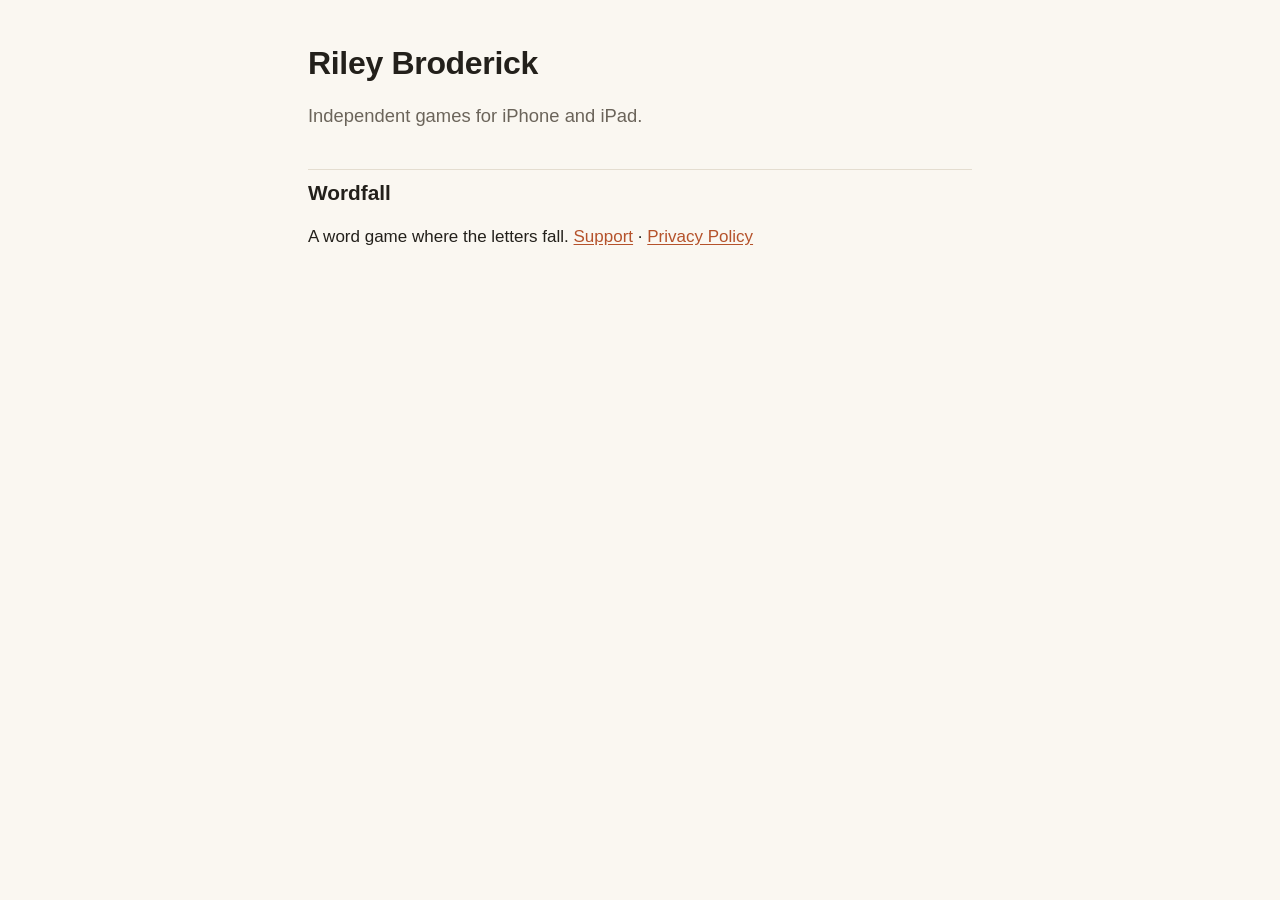
<file: index.html>
<!DOCTYPE html>
<html lang="en">
<head>
<meta charset="utf-8">
<meta name="viewport" content="width=device-width, initial-scale=1">
<title>Riley Broderick · Games</title>
<link rel="stylesheet" href="site.css">
</head>
<body>
<main>
<h1>Riley Broderick</h1>
<p class="lede">Independent games for iPhone and iPad.</p>
<h2>Wordfall</h2>
<p>A word game where the letters fall. <a href="wordfall/">Support</a> · <a href="wordfall/privacy/">Privacy Policy</a></p>
</main>
</body>
</html>
</file>
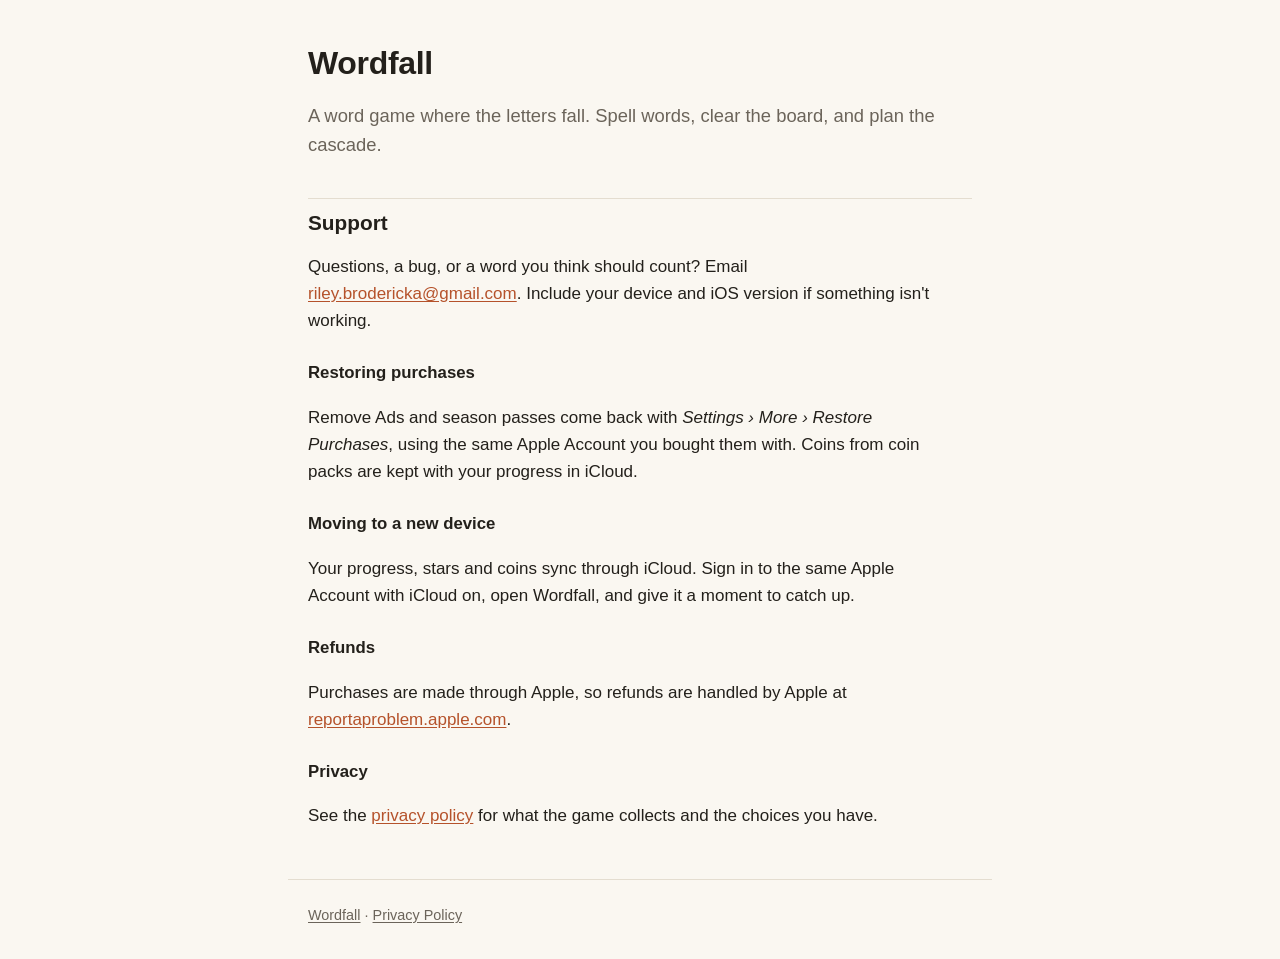
<file: wordfall/index.html>
<!DOCTYPE html>
<html lang="en">
<head>
<meta charset="utf-8">
<meta name="viewport" content="width=device-width, initial-scale=1">
<title>Wordfall · Support</title>
<meta name="description" content="Help and contact for Wordfall, the falling-letters word game.">
<link rel="stylesheet" href="../site.css">
</head>
<body>
<main>
<h1>Wordfall</h1>
<p class="lede">A word game where the letters fall. Spell words, clear the board, and plan the cascade.</p>

<h2>Support</h2>
<p>Questions, a bug, or a word you think should count? Email <a href="mailto:riley.brodericka@gmail.com">riley.brodericka@gmail.com</a>. Include your device and iOS version if something isn't working.</p>

<h3>Restoring purchases</h3>
<p>Remove Ads and season passes come back with <em>Settings › More › Restore Purchases</em>, using the same Apple Account you bought them with. Coins from coin packs are kept with your progress in iCloud.</p>

<h3>Moving to a new device</h3>
<p>Your progress, stars and coins sync through iCloud. Sign in to the same Apple Account with iCloud on, open Wordfall, and give it a moment to catch up.</p>

<h3>Refunds</h3>
<p>Purchases are made through Apple, so refunds are handled by Apple at <a href="https://reportaproblem.apple.com">reportaproblem.apple.com</a>.</p>

<h3>Privacy</h3>
<p>See the <a href="privacy/">privacy policy</a> for what the game collects and the choices you have.</p>
</main>
<footer><a href="./">Wordfall</a> · <a href="privacy/">Privacy Policy</a></footer>
</body>
</html>
</file>
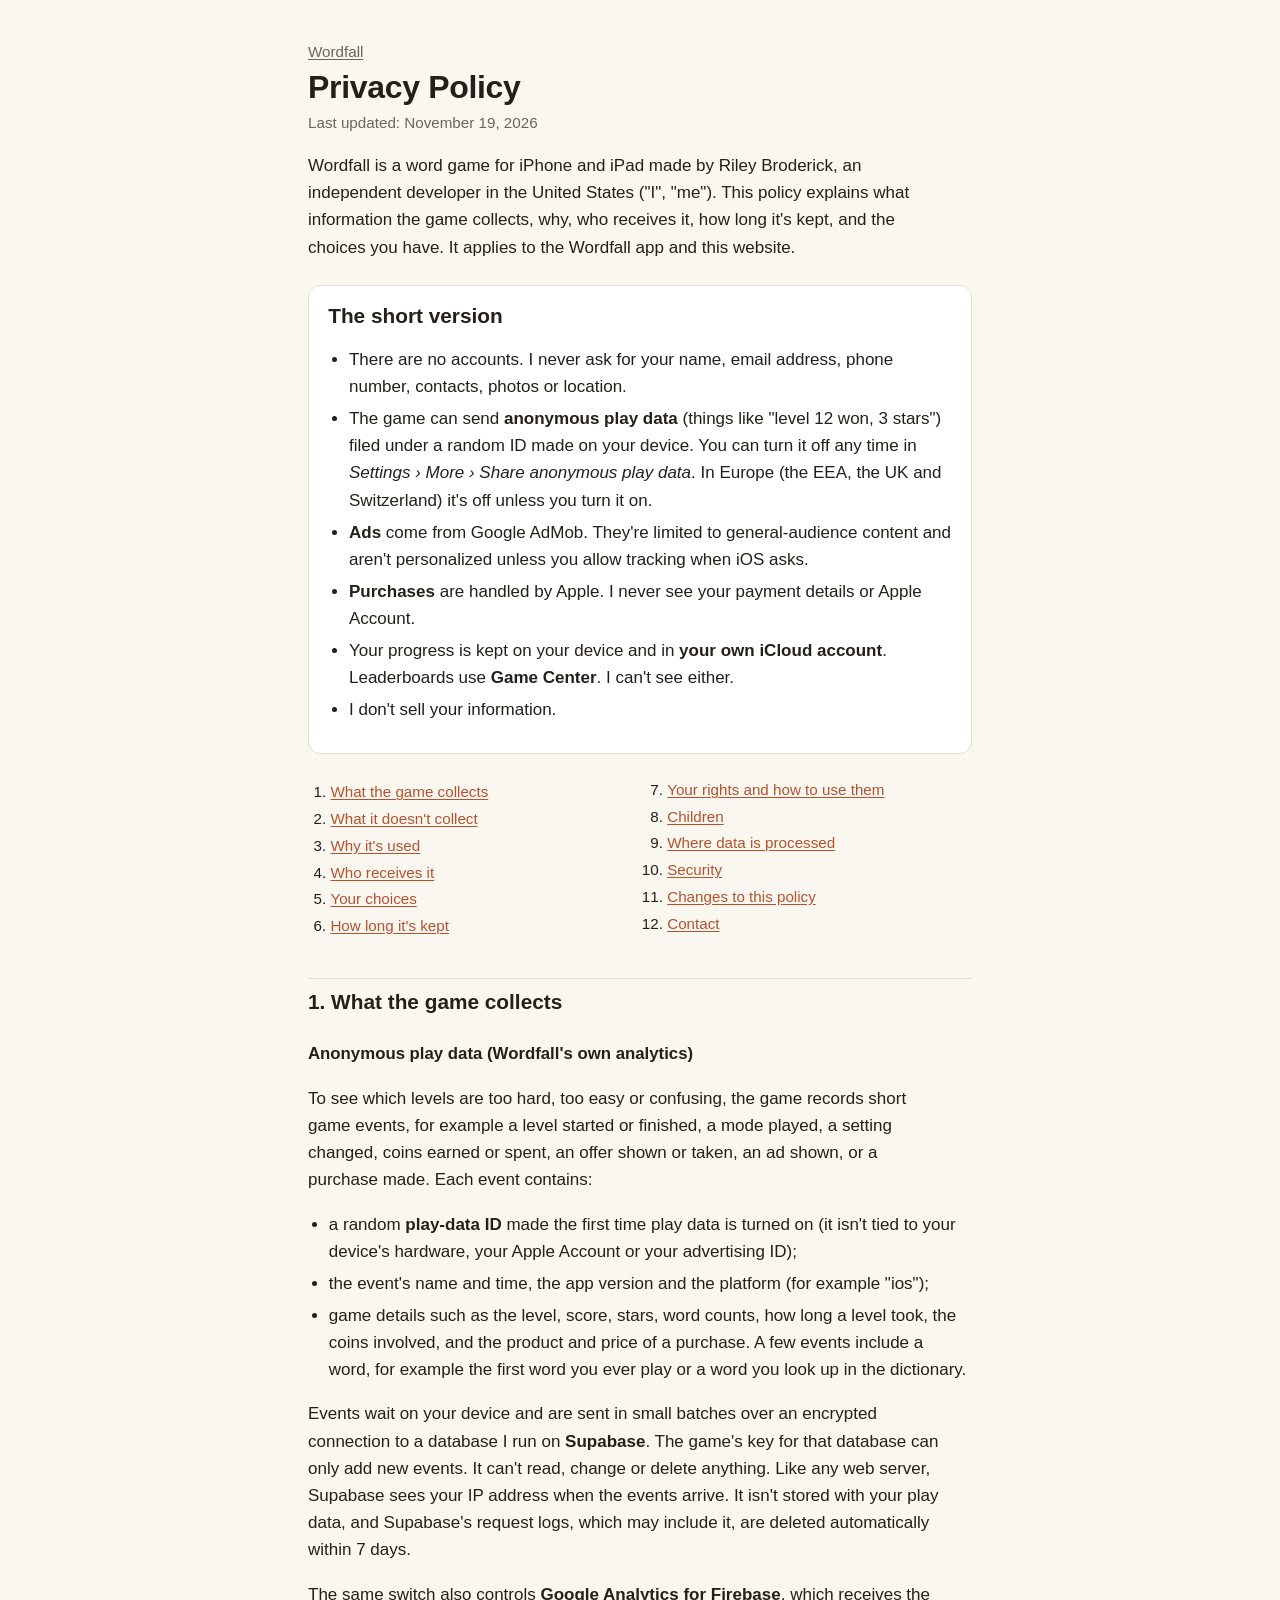
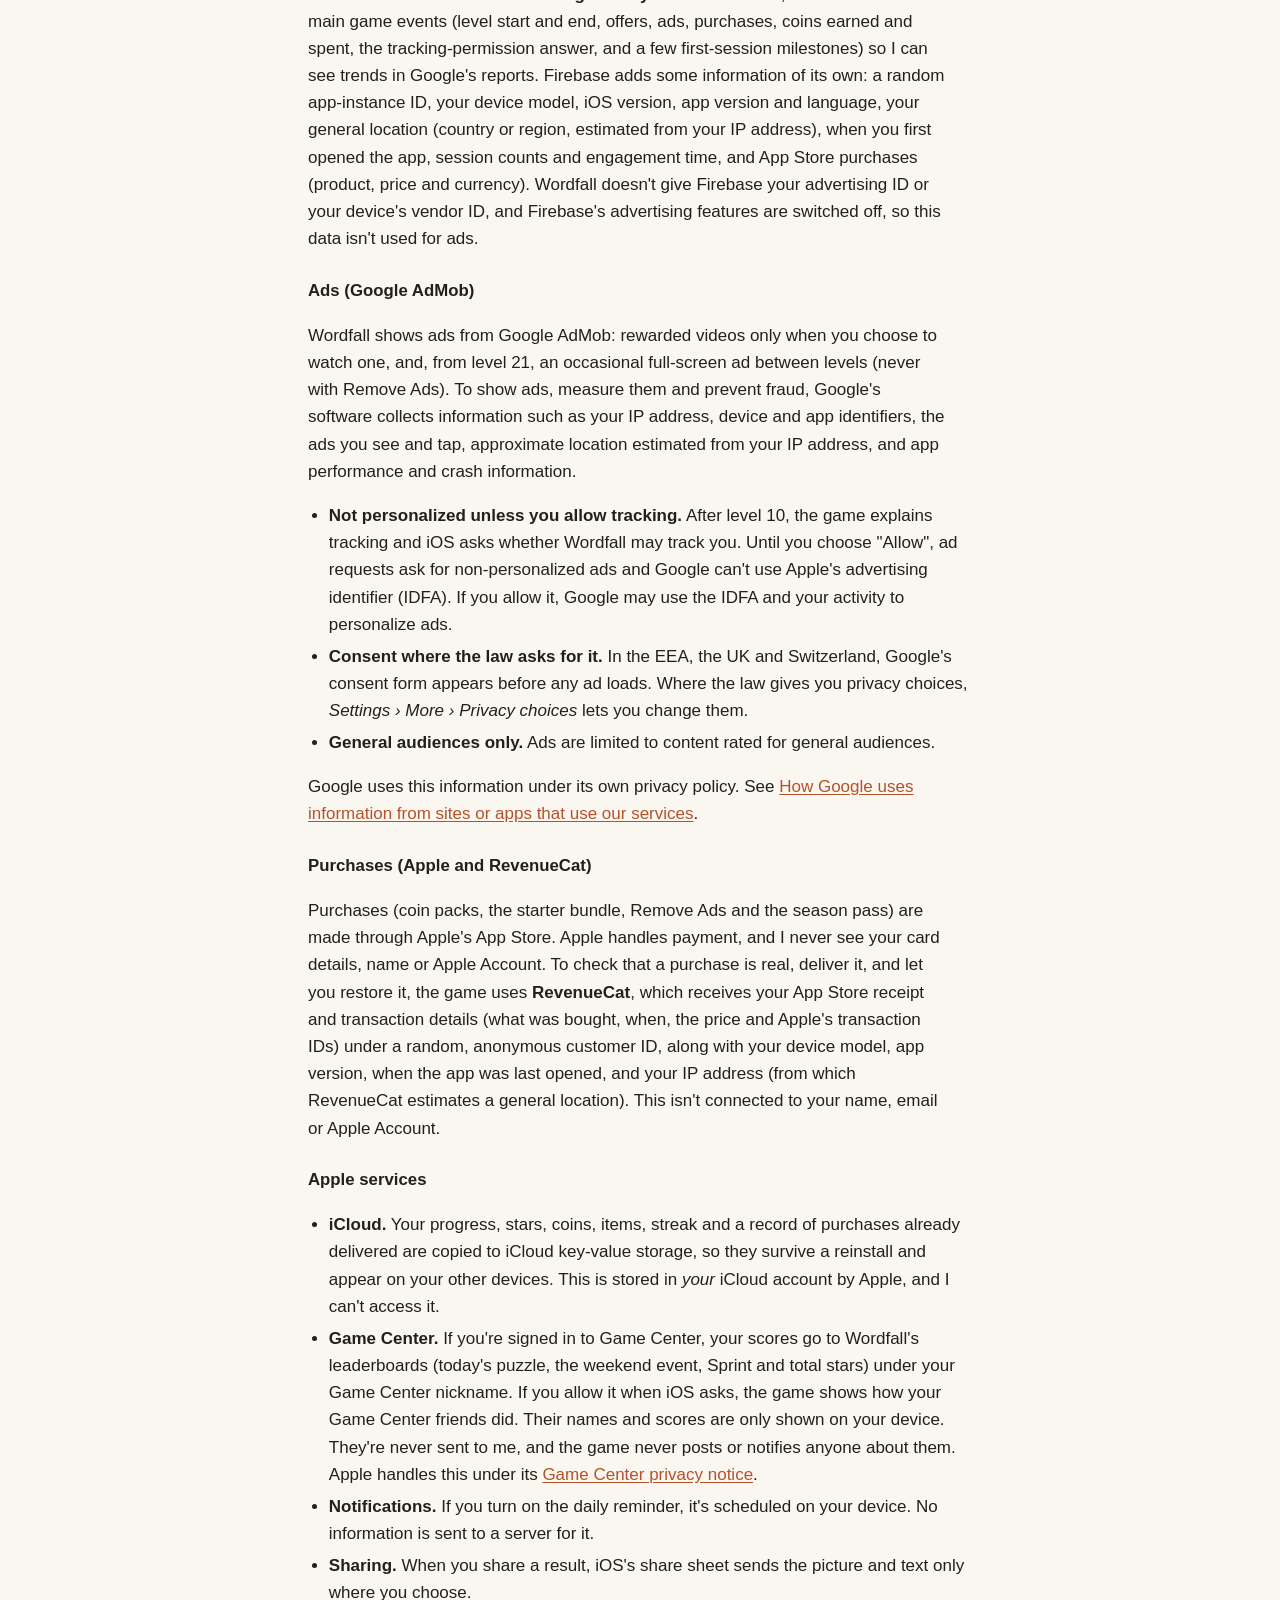
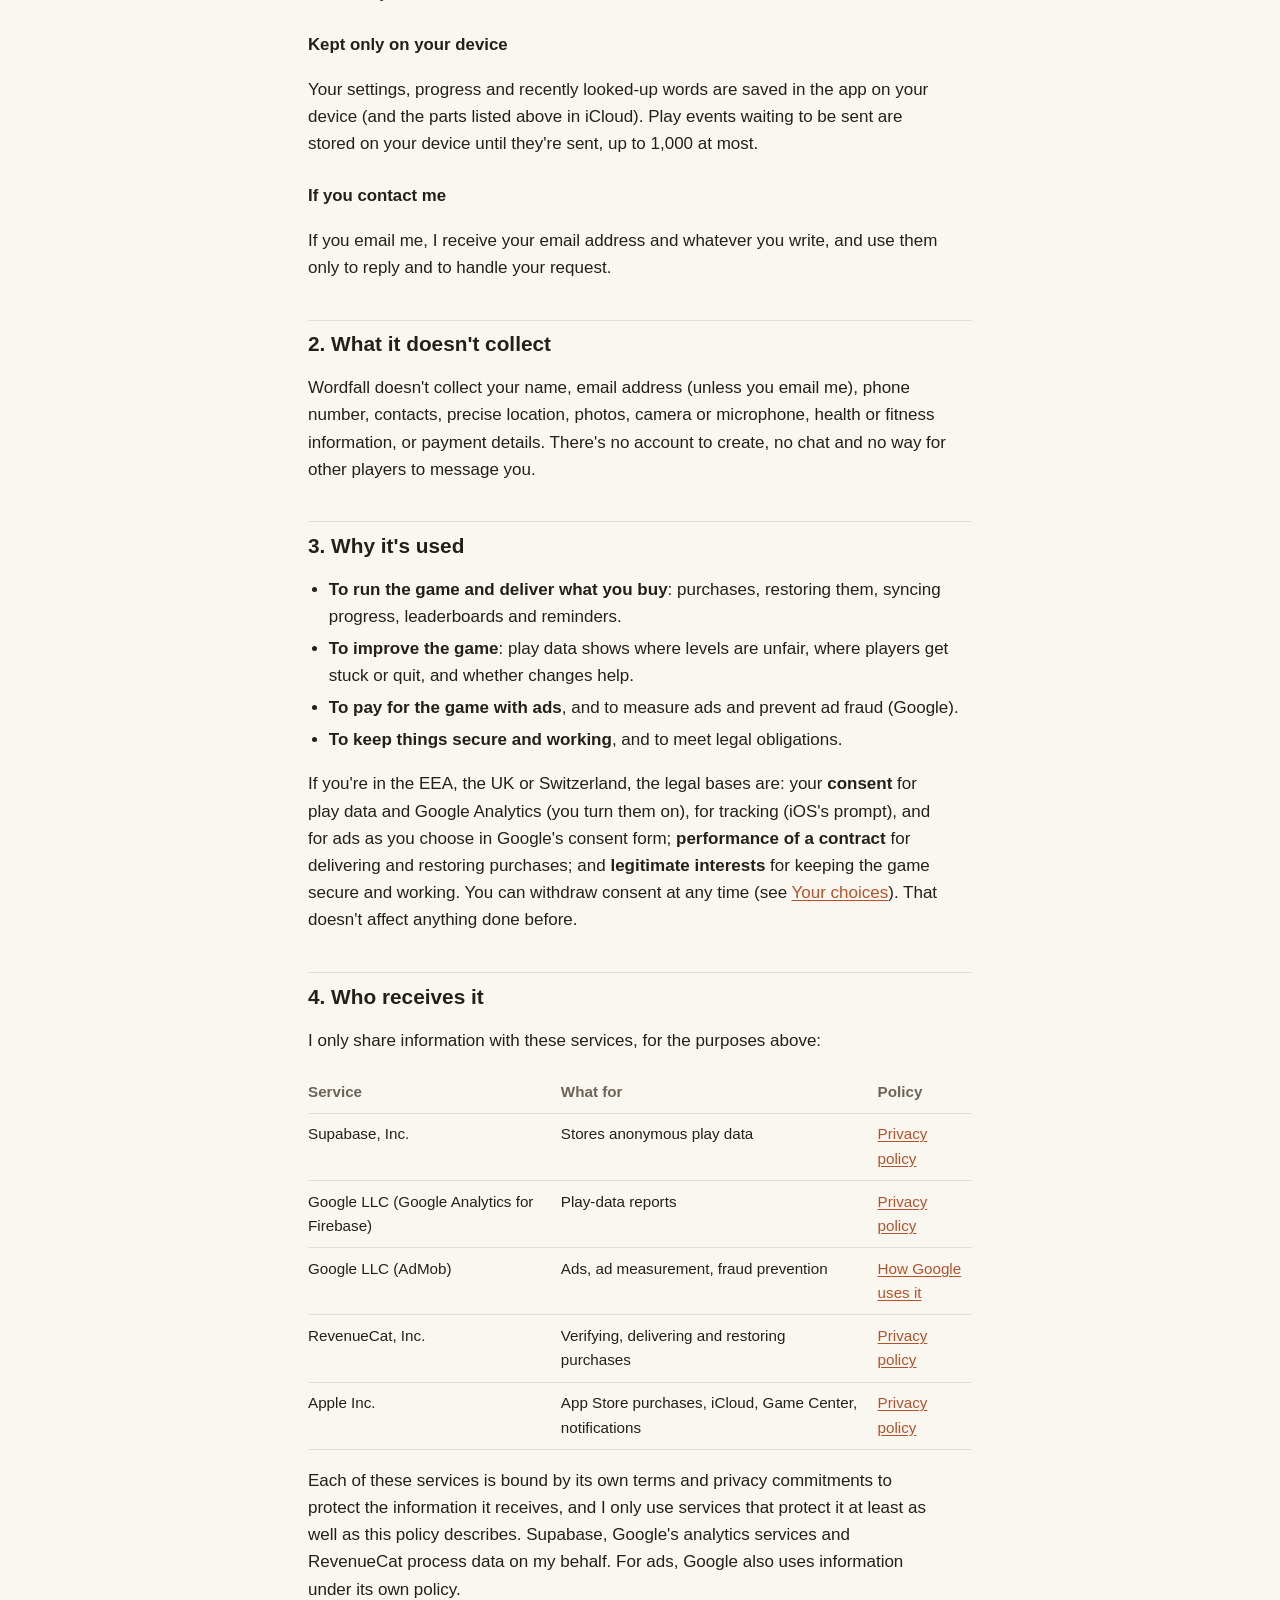
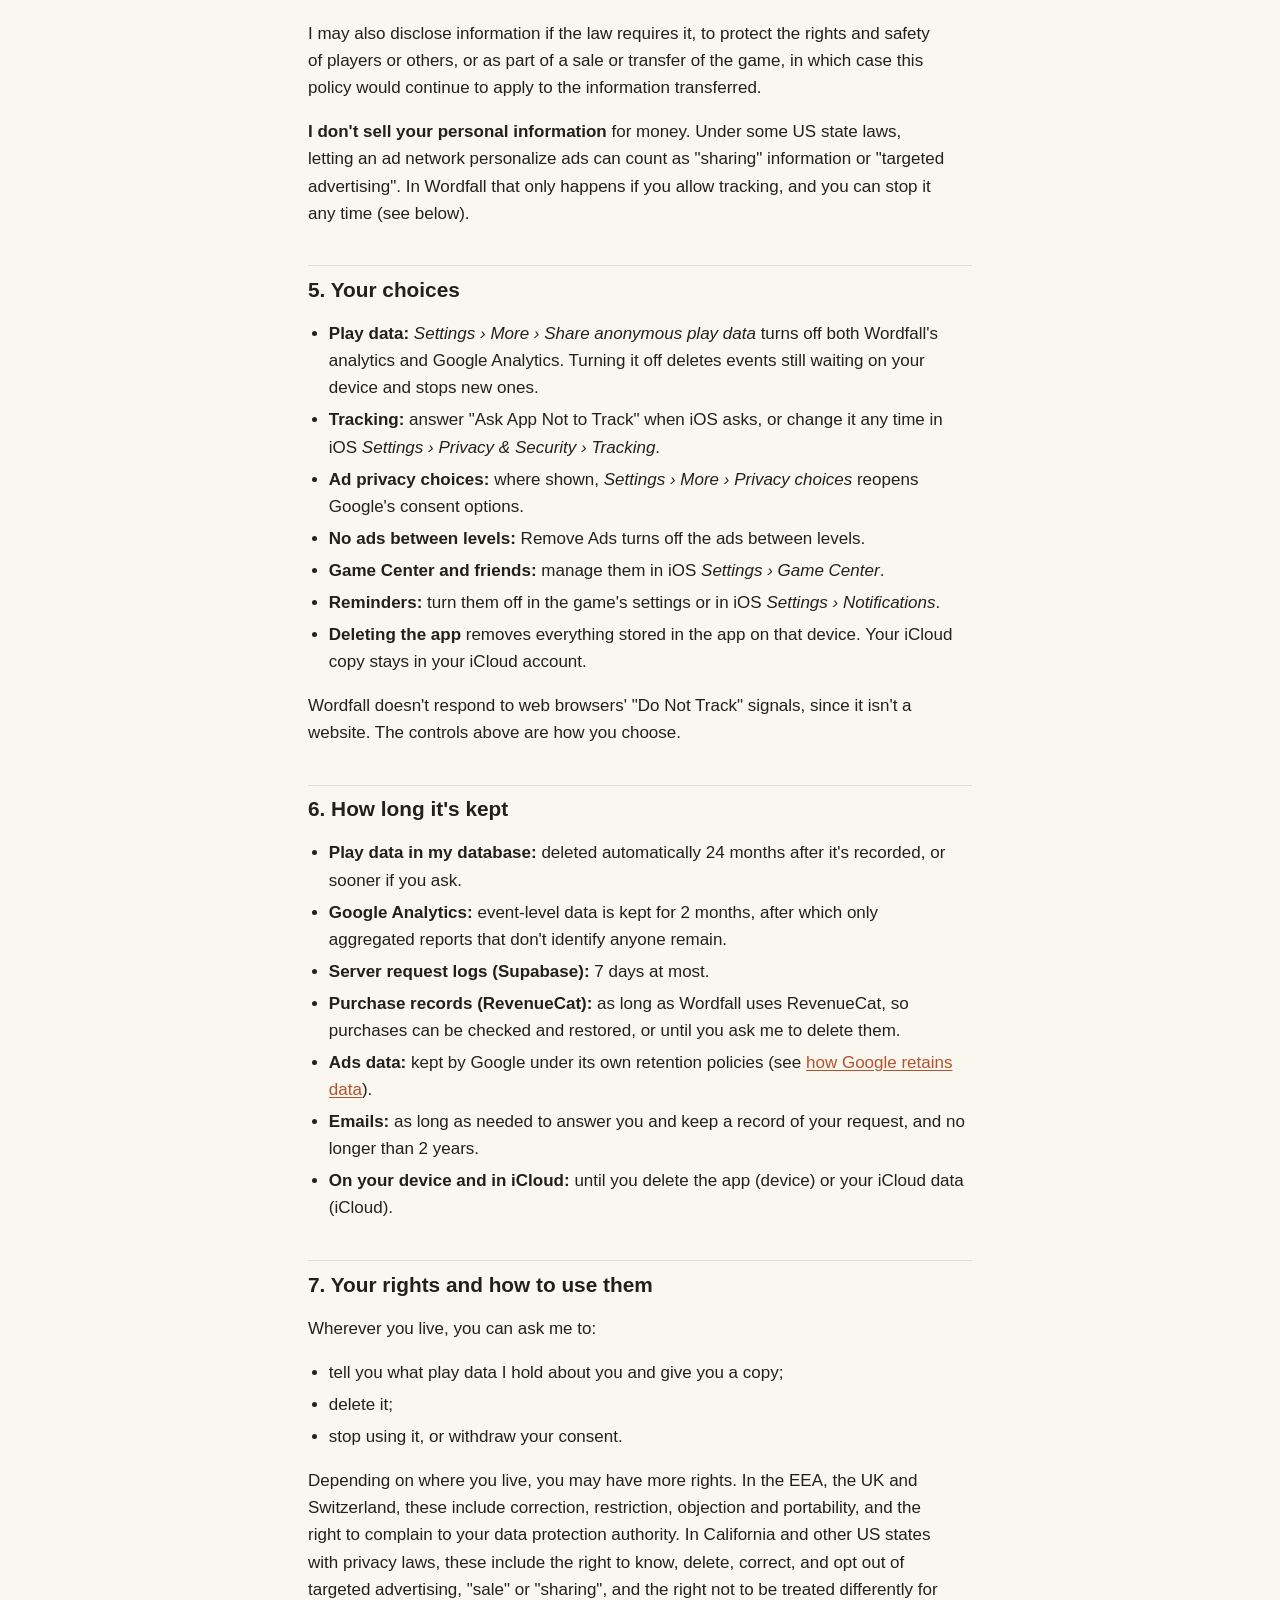
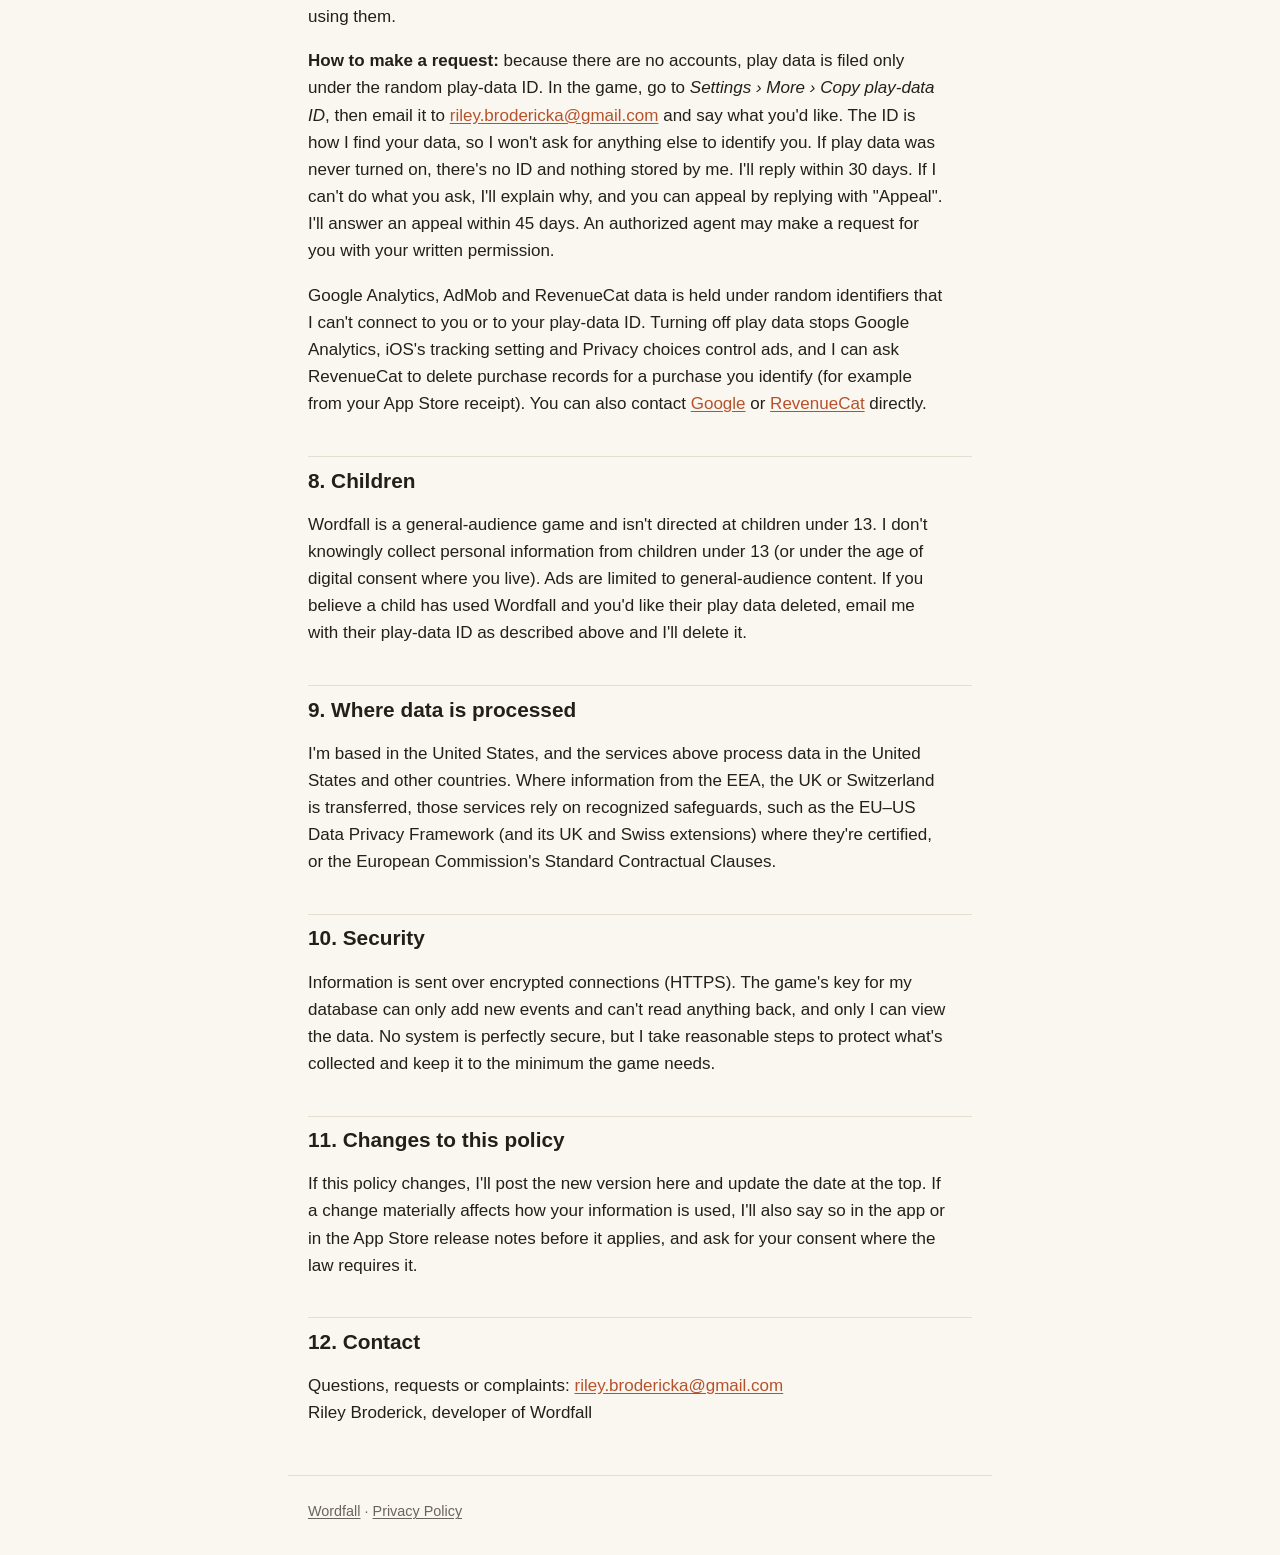
<file: wordfall/privacy/index.html>
<!DOCTYPE html>
<html lang="en">
<head>
<meta charset="utf-8">
<meta name="viewport" content="width=device-width, initial-scale=1">
<title>Wordfall Privacy Policy</title>
<meta name="description" content="What the Wordfall game collects, why, who it goes to, how long it's kept, and the choices you have.">
<link rel="stylesheet" href="../../site.css">
</head>
<body>
<main>
<p class="back"><a href="../">Wordfall</a></p>
<h1>Privacy Policy</h1>
<p class="meta">Last updated: November 19, 2026</p>

<p>Wordfall is a word game for iPhone and iPad made by Riley Broderick, an independent developer in the United States ("I", "me"). This policy explains what information the game collects, why, who receives it, how long it's kept, and the choices you have. It applies to the Wordfall app and this website.</p>

<section class="summary" aria-labelledby="short">
<h2 id="short">The short version</h2>
<ul>
<li>There are no accounts. I never ask for your name, email address, phone number, contacts, photos or location.</li>
<li>The game can send <strong>anonymous play data</strong> (things like "level 12 won, 3 stars") filed under a random ID made on your device. You can turn it off any time in <em>Settings › More › Share anonymous play data</em>. In Europe (the EEA, the UK and Switzerland) it's off unless you turn it on.</li>
<li><strong>Ads</strong> come from Google AdMob. They're limited to general-audience content and aren't personalized unless you allow tracking when iOS asks.</li>
<li><strong>Purchases</strong> are handled by Apple. I never see your payment details or Apple Account.</li>
<li>Your progress is kept on your device and in <strong>your own iCloud account</strong>. Leaderboards use <strong>Game Center</strong>. I can't see either.</li>
<li>I don't sell your information.</li>
</ul>
</section>

<nav aria-label="Contents" class="toc">
<ol>
<li><a href="#collect">What the game collects</a></li>
<li><a href="#not">What it doesn't collect</a></li>
<li><a href="#why">Why it's used</a></li>
<li><a href="#who">Who receives it</a></li>
<li><a href="#choices">Your choices</a></li>
<li><a href="#keep">How long it's kept</a></li>
<li><a href="#rights">Your rights and how to use them</a></li>
<li><a href="#kids">Children</a></li>
<li><a href="#transfers">Where data is processed</a></li>
<li><a href="#security">Security</a></li>
<li><a href="#changes">Changes to this policy</a></li>
<li><a href="#contact">Contact</a></li>
</ol>
</nav>

<h2 id="collect">1. What the game collects</h2>

<h3>Anonymous play data (Wordfall's own analytics)</h3>
<p>To see which levels are too hard, too easy or confusing, the game records short game events, for example a level started or finished, a mode played, a setting changed, coins earned or spent, an offer shown or taken, an ad shown, or a purchase made. Each event contains:</p>
<ul>
<li>a random <strong>play-data ID</strong> made the first time play data is turned on (it isn't tied to your device's hardware, your Apple Account or your advertising ID);</li>
<li>the event's name and time, the app version and the platform (for example "ios");</li>
<li>game details such as the level, score, stars, word counts, how long a level took, the coins involved, and the product and price of a purchase. A few events include a word, for example the first word you ever play or a word you look up in the dictionary.</li>
</ul>
<p>Events wait on your device and are sent in small batches over an encrypted connection to a database I run on <strong>Supabase</strong>. The game's key for that database can only add new events. It can't read, change or delete anything. Like any web server, Supabase sees your IP address when the events arrive. It isn't stored with your play data, and Supabase's request logs, which may include it, are deleted automatically within 7 days.</p>
<p>The same switch also controls <strong>Google Analytics for Firebase</strong>, which receives the main game events (level start and end, offers, ads, purchases, coins earned and spent, the tracking-permission answer, and a few first-session milestones) so I can see trends in Google's reports. Firebase adds some information of its own: a random app-instance ID, your device model, iOS version, app version and language, your general location (country or region, estimated from your IP address), when you first opened the app, session counts and engagement time, and App Store purchases (product, price and currency). Wordfall doesn't give Firebase your advertising ID or your device's vendor ID, and Firebase's advertising features are switched off, so this data isn't used for ads.</p>

<h3>Ads (Google AdMob)</h3>
<p>Wordfall shows ads from Google AdMob: rewarded videos only when you choose to watch one, and, from level 21, an occasional full-screen ad between levels (never with Remove Ads). To show ads, measure them and prevent fraud, Google's software collects information such as your IP address, device and app identifiers, the ads you see and tap, approximate location estimated from your IP address, and app performance and crash information.</p>
<ul>
<li><strong>Not personalized unless you allow tracking.</strong> After level 10, the game explains tracking and iOS asks whether Wordfall may track you. Until you choose "Allow", ad requests ask for non-personalized ads and Google can't use Apple's advertising identifier (IDFA). If you allow it, Google may use the IDFA and your activity to personalize ads.</li>
<li><strong>Consent where the law asks for it.</strong> In the EEA, the UK and Switzerland, Google's consent form appears before any ad loads. Where the law gives you privacy choices, <em>Settings › More › Privacy choices</em> lets you change them.</li>
<li><strong>General audiences only.</strong> Ads are limited to content rated for general audiences.</li>
</ul>
<p>Google uses this information under its own privacy policy. See <a href="https://policies.google.com/technologies/partner-sites">How Google uses information from sites or apps that use our services</a>.</p>

<h3>Purchases (Apple and RevenueCat)</h3>
<p>Purchases (coin packs, the starter bundle, Remove Ads and the season pass) are made through Apple's App Store. Apple handles payment, and I never see your card details, name or Apple Account. To check that a purchase is real, deliver it, and let you restore it, the game uses <strong>RevenueCat</strong>, which receives your App Store receipt and transaction details (what was bought, when, the price and Apple's transaction IDs) under a random, anonymous customer ID, along with your device model, app version, when the app was last opened, and your IP address (from which RevenueCat estimates a general location). This isn't connected to your name, email or Apple Account.</p>

<h3>Apple services</h3>
<ul>
<li><strong>iCloud.</strong> Your progress, stars, coins, items, streak and a record of purchases already delivered are copied to iCloud key-value storage, so they survive a reinstall and appear on your other devices. This is stored in <em>your</em> iCloud account by Apple, and I can't access it.</li>
<li><strong>Game Center.</strong> If you're signed in to Game Center, your scores go to Wordfall's leaderboards (today's puzzle, the weekend event, Sprint and total stars) under your Game Center nickname. If you allow it when iOS asks, the game shows how your Game Center friends did. Their names and scores are only shown on your device. They're never sent to me, and the game never posts or notifies anyone about them. Apple handles this under its <a href="https://www.apple.com/legal/privacy/data/en/game-center/">Game Center privacy notice</a>.</li>
<li><strong>Notifications.</strong> If you turn on the daily reminder, it's scheduled on your device. No information is sent to a server for it.</li>
<li><strong>Sharing.</strong> When you share a result, iOS's share sheet sends the picture and text only where you choose.</li>
</ul>

<h3>Kept only on your device</h3>
<p>Your settings, progress and recently looked-up words are saved in the app on your device (and the parts listed above in iCloud). Play events waiting to be sent are stored on your device until they're sent, up to 1,000 at most.</p>

<h3>If you contact me</h3>
<p>If you email me, I receive your email address and whatever you write, and use them only to reply and to handle your request.</p>

<h2 id="not">2. What it doesn't collect</h2>
<p>Wordfall doesn't collect your name, email address (unless you email me), phone number, contacts, precise location, photos, camera or microphone, health or fitness information, or payment details. There's no account to create, no chat and no way for other players to message you.</p>

<h2 id="why">3. Why it's used</h2>
<ul>
<li><strong>To run the game and deliver what you buy</strong>: purchases, restoring them, syncing progress, leaderboards and reminders.</li>
<li><strong>To improve the game</strong>: play data shows where levels are unfair, where players get stuck or quit, and whether changes help.</li>
<li><strong>To pay for the game with ads</strong>, and to measure ads and prevent ad fraud (Google).</li>
<li><strong>To keep things secure and working</strong>, and to meet legal obligations.</li>
</ul>
<p>If you're in the EEA, the UK or Switzerland, the legal bases are: your <strong>consent</strong> for play data and Google Analytics (you turn them on), for tracking (iOS's prompt), and for ads as you choose in Google's consent form; <strong>performance of a contract</strong> for delivering and restoring purchases; and <strong>legitimate interests</strong> for keeping the game secure and working. You can withdraw consent at any time (see <a href="#choices">Your choices</a>). That doesn't affect anything done before.</p>

<h2 id="who">4. Who receives it</h2>
<p>I only share information with these services, for the purposes above:</p>
<div class="table-wrap">
<table>
<thead><tr><th>Service</th><th>What for</th><th>Policy</th></tr></thead>
<tbody>
<tr><td>Supabase, Inc.</td><td>Stores anonymous play data</td><td><a href="https://supabase.com/privacy">Privacy policy</a></td></tr>
<tr><td>Google LLC (Google Analytics for Firebase)</td><td>Play-data reports</td><td><a href="https://policies.google.com/privacy">Privacy policy</a></td></tr>
<tr><td>Google LLC (AdMob)</td><td>Ads, ad measurement, fraud prevention</td><td><a href="https://policies.google.com/technologies/partner-sites">How Google uses it</a></td></tr>
<tr><td>RevenueCat, Inc.</td><td>Verifying, delivering and restoring purchases</td><td><a href="https://www.revenuecat.com/privacy">Privacy policy</a></td></tr>
<tr><td>Apple Inc.</td><td>App Store purchases, iCloud, Game Center, notifications</td><td><a href="https://www.apple.com/legal/privacy/">Privacy policy</a></td></tr>
</tbody>
</table>
</div>
<p>Each of these services is bound by its own terms and privacy commitments to protect the information it receives, and I only use services that protect it at least as well as this policy describes. Supabase, Google's analytics services and RevenueCat process data on my behalf. For ads, Google also uses information under its own policy.</p>
<p>I may also disclose information if the law requires it, to protect the rights and safety of players or others, or as part of a sale or transfer of the game, in which case this policy would continue to apply to the information transferred.</p>
<p><strong>I don't sell your personal information</strong> for money. Under some US state laws, letting an ad network personalize ads can count as "sharing" information or "targeted advertising". In Wordfall that only happens if you allow tracking, and you can stop it any time (see below).</p>

<h2 id="choices">5. Your choices</h2>
<ul>
<li><strong>Play data:</strong> <em>Settings › More › Share anonymous play data</em> turns off both Wordfall's analytics and Google Analytics. Turning it off deletes events still waiting on your device and stops new ones.</li>
<li><strong>Tracking:</strong> answer "Ask App Not to Track" when iOS asks, or change it any time in iOS <em>Settings › Privacy &amp; Security › Tracking</em>.</li>
<li><strong>Ad privacy choices:</strong> where shown, <em>Settings › More › Privacy choices</em> reopens Google's consent options.</li>
<li><strong>No ads between levels:</strong> Remove Ads turns off the ads between levels.</li>
<li><strong>Game Center and friends:</strong> manage them in iOS <em>Settings › Game Center</em>.</li>
<li><strong>Reminders:</strong> turn them off in the game's settings or in iOS <em>Settings › Notifications</em>.</li>
<li><strong>Deleting the app</strong> removes everything stored in the app on that device. Your iCloud copy stays in your iCloud account.</li>
</ul>
<p>Wordfall doesn't respond to web browsers' "Do Not Track" signals, since it isn't a website. The controls above are how you choose.</p>

<h2 id="keep">6. How long it's kept</h2>
<ul>
<li><strong>Play data in my database:</strong> deleted automatically 24 months after it's recorded, or sooner if you ask.</li>
<li><strong>Google Analytics:</strong> event-level data is kept for 2 months, after which only aggregated reports that don't identify anyone remain.</li>
<li><strong>Server request logs (Supabase):</strong> 7 days at most.</li>
<li><strong>Purchase records (RevenueCat):</strong> as long as Wordfall uses RevenueCat, so purchases can be checked and restored, or until you ask me to delete them.</li>
<li><strong>Ads data:</strong> kept by Google under its own retention policies (see <a href="https://policies.google.com/technologies/retention">how Google retains data</a>).</li>
<li><strong>Emails:</strong> as long as needed to answer you and keep a record of your request, and no longer than 2 years.</li>
<li><strong>On your device and in iCloud:</strong> until you delete the app (device) or your iCloud data (iCloud).</li>
</ul>

<h2 id="rights">7. Your rights and how to use them</h2>
<p>Wherever you live, you can ask me to:</p>
<ul>
<li>tell you what play data I hold about you and give you a copy;</li>
<li>delete it;</li>
<li>stop using it, or withdraw your consent.</li>
</ul>
<p>Depending on where you live, you may have more rights. In the EEA, the UK and Switzerland, these include correction, restriction, objection and portability, and the right to complain to your data protection authority. In California and other US states with privacy laws, these include the right to know, delete, correct, and opt out of targeted advertising, "sale" or "sharing", and the right not to be treated differently for using them.</p>
<p><strong>How to make a request:</strong> because there are no accounts, play data is filed only under the random play-data ID. In the game, go to <em>Settings › More › Copy play-data ID</em>, then email it to <a href="mailto:riley.brodericka@gmail.com">riley.brodericka@gmail.com</a> and say what you'd like. The ID is how I find your data, so I won't ask for anything else to identify you. If play data was never turned on, there's no ID and nothing stored by me. I'll reply within 30 days. If I can't do what you ask, I'll explain why, and you can appeal by replying with "Appeal". I'll answer an appeal within 45 days. An authorized agent may make a request for you with your written permission.</p>
<p>Google Analytics, AdMob and RevenueCat data is held under random identifiers that I can't connect to you or to your play-data ID. Turning off play data stops Google Analytics, iOS's tracking setting and Privacy choices control ads, and I can ask RevenueCat to delete purchase records for a purchase you identify (for example from your App Store receipt). You can also contact <a href="https://policies.google.com/privacy">Google</a> or <a href="https://www.revenuecat.com/privacy">RevenueCat</a> directly.</p>

<h2 id="kids">8. Children</h2>
<p>Wordfall is a general-audience game and isn't directed at children under 13. I don't knowingly collect personal information from children under 13 (or under the age of digital consent where you live). Ads are limited to general-audience content. If you believe a child has used Wordfall and you'd like their play data deleted, email me with their play-data ID as described above and I'll delete it.</p>

<h2 id="transfers">9. Where data is processed</h2>
<p>I'm based in the United States, and the services above process data in the United States and other countries. Where information from the EEA, the UK or Switzerland is transferred, those services rely on recognized safeguards, such as the EU–US Data Privacy Framework (and its UK and Swiss extensions) where they're certified, or the European Commission's Standard Contractual Clauses.</p>

<h2 id="security">10. Security</h2>
<p>Information is sent over encrypted connections (HTTPS). The game's key for my database can only add new events and can't read anything back, and only I can view the data. No system is perfectly secure, but I take reasonable steps to protect what's collected and keep it to the minimum the game needs.</p>

<h2 id="changes">11. Changes to this policy</h2>
<p>If this policy changes, I'll post the new version here and update the date at the top. If a change materially affects how your information is used, I'll also say so in the app or in the App Store release notes before it applies, and ask for your consent where the law requires it.</p>

<h2 id="contact">12. Contact</h2>
<p>Questions, requests or complaints: <a href="mailto:riley.brodericka@gmail.com">riley.brodericka@gmail.com</a><br>
Riley Broderick, developer of Wordfall</p>
</main>
<footer><a href="../">Wordfall</a> · <a href="./">Privacy Policy</a></footer>
</body>
</html>
</file>
<file: site.css>
:root {
  --bg: #faf7f1;
  --ink: #23201b;
  --muted: #6b645a;
  --line: #e4ddd0;
  --card: #ffffff;
  --accent: #b5522b;
  color-scheme: light dark;
}
@media (prefers-color-scheme: dark) {
  :root {
    --bg: #171512;
    --ink: #ece6dc;
    --muted: #a59d90;
    --line: #34302a;
    --card: #201d19;
    --accent: #e98a5d;
  }
}
* { box-sizing: border-box; }
html { -webkit-text-size-adjust: 100%; }
body {
  margin: 0;
  background: var(--bg);
  color: var(--ink);
  font: 17px/1.6 -apple-system, BlinkMacSystemFont, "Segoe UI", Roboto, Helvetica, Arial, sans-serif;
}
main {
  max-width: 44rem;
  margin: 0 auto;
  padding: max(2.5rem, env(safe-area-inset-top)) 1.25rem 2rem;
}
h1 { font-size: 2rem; line-height: 1.2; margin: 0.25rem 0 0.25rem; letter-spacing: -0.01em; }
h2 { font-size: 1.3rem; line-height: 1.3; margin: 2.4rem 0 0.6rem; padding-top: 0.6rem; border-top: 1px solid var(--line); }
h3 { font-size: 1.05rem; margin: 1.6rem 0 0.4rem; }
p, li { max-width: 40rem; }
ul, ol { padding-left: 1.3rem; }
li { margin: 0.3rem 0; }
a { color: var(--accent); text-underline-offset: 2px; }
.meta, .back { color: var(--muted); font-size: 0.95rem; margin: 0; }
.back a { color: var(--muted); }
.lede { font-size: 1.15rem; color: var(--muted); }
.summary {
  background: var(--card);
  border: 1px solid var(--line);
  border-radius: 12px;
  padding: 0.2rem 1.2rem 0.8rem;
  margin: 1.5rem 0;
}
.summary h2 { border-top: none; margin-top: 0.8rem; padding-top: 0; }
.toc ol { columns: 2 14rem; column-gap: 2rem; padding-left: 1.4rem; font-size: 0.95rem; }
.toc li { break-inside: avoid; margin: 0.15rem 0; }
.table-wrap { overflow-x: auto; margin: 1rem 0; }
table { border-collapse: collapse; width: 100%; font-size: 0.95rem; }
th, td { text-align: left; vertical-align: top; padding: 0.55rem 0.6rem; border-bottom: 1px solid var(--line); overflow-wrap: break-word; }
td:last-child { width: 6.5rem; }
th:first-child, td:first-child { padding-left: 0; }
th { color: var(--muted); font-weight: 600; }
footer {
  max-width: 44rem;
  margin: 0 auto;
  padding: 1.5rem 1.25rem max(2rem, env(safe-area-inset-bottom));
  color: var(--muted);
  font-size: 0.9rem;
  border-top: 1px solid var(--line);
}
footer a { color: var(--muted); }
</file>
